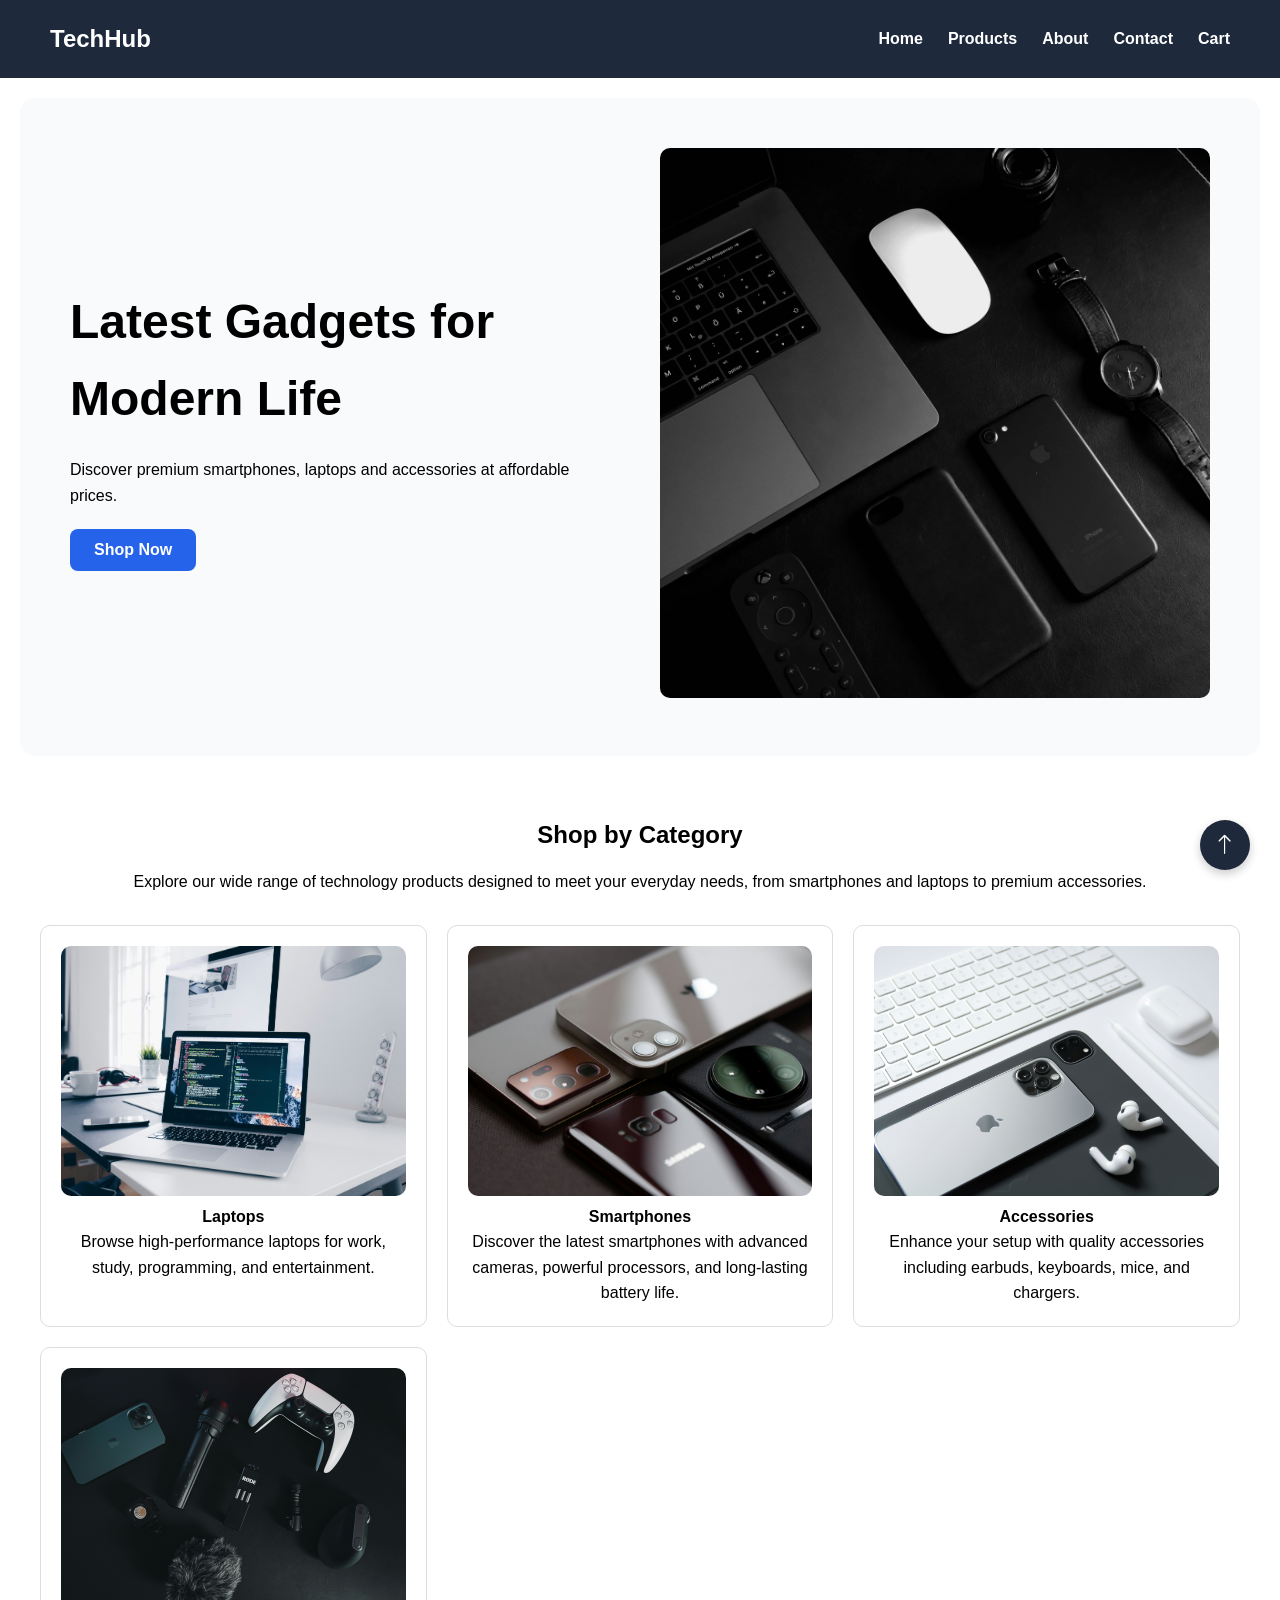
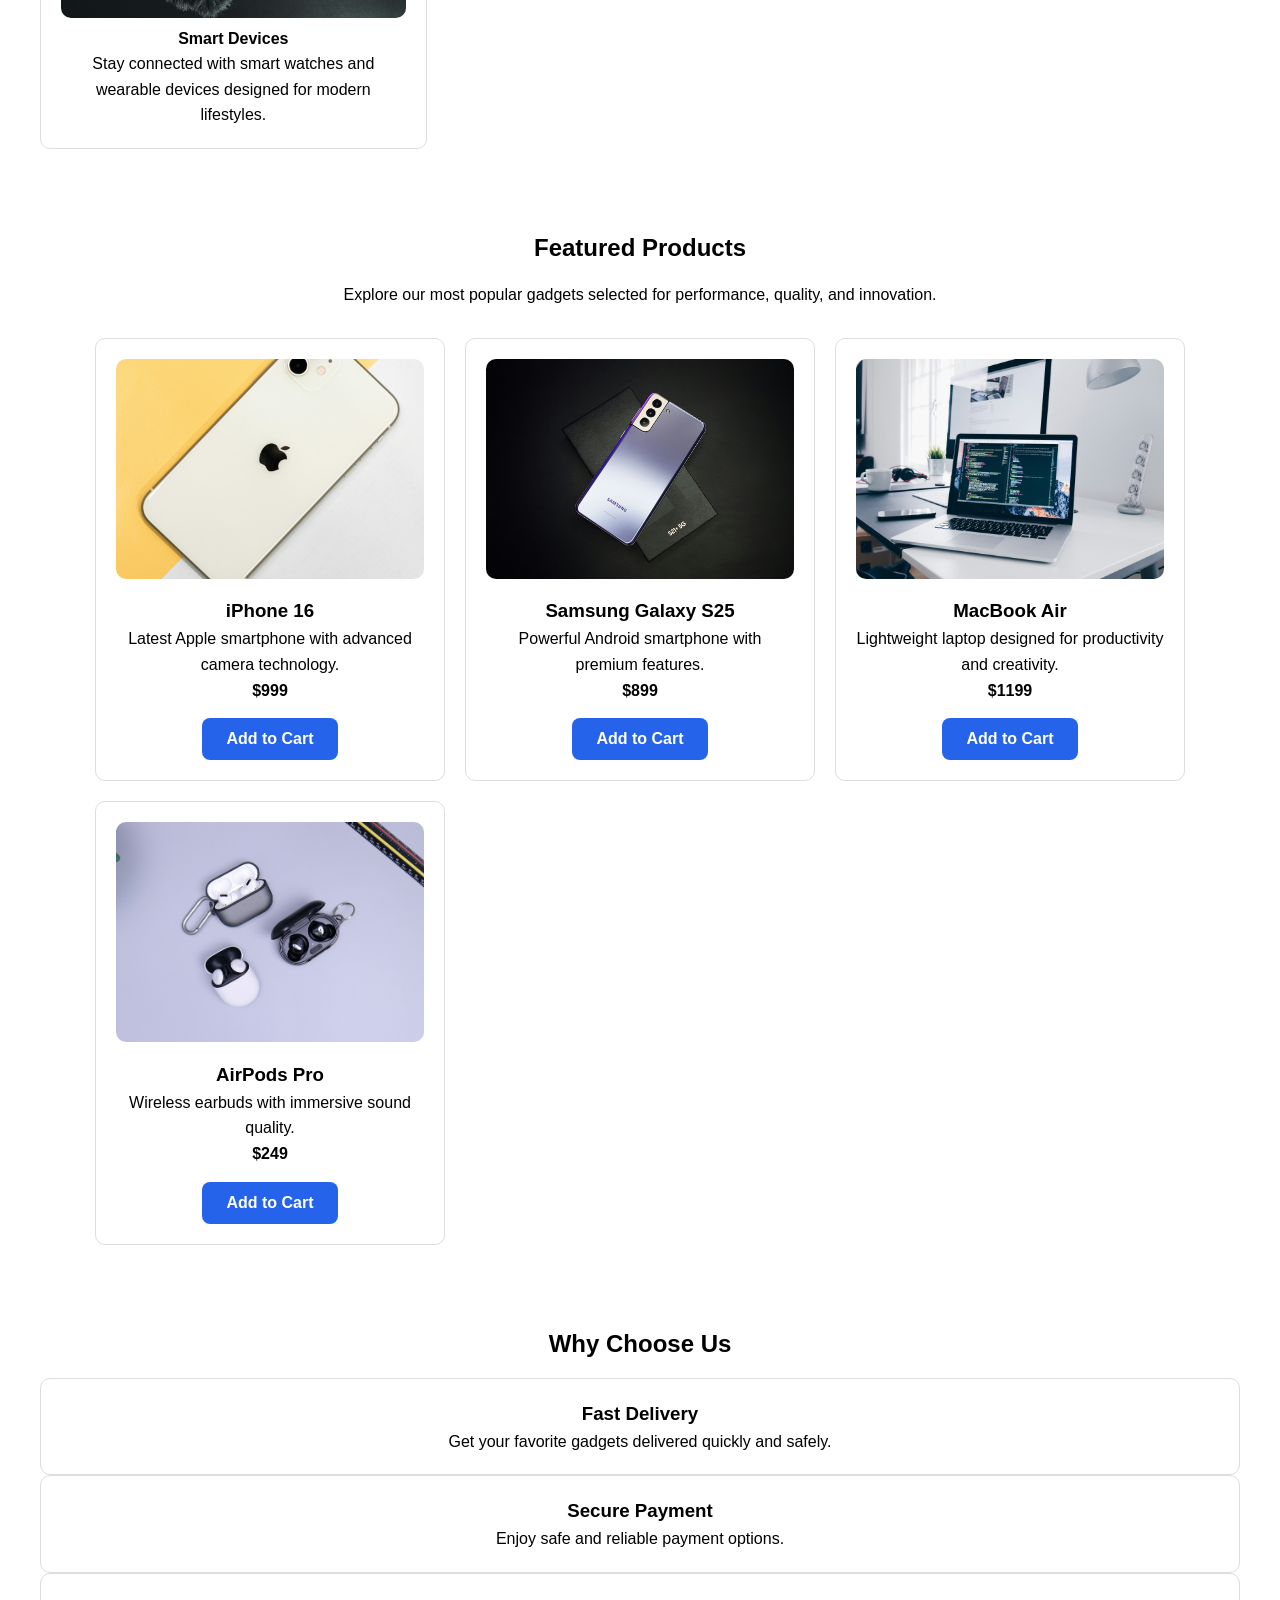
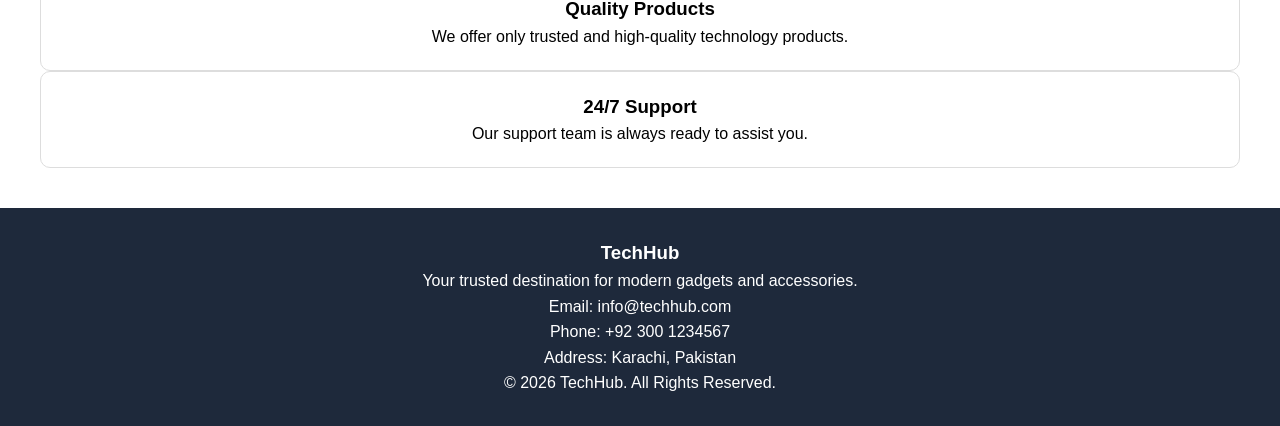
<file: index.html>
<!DOCTYPE html>
<html lang="en">

<head>
    <meta charset="UTF-8">
    <meta name="viewport" content="width=device-width, initial-scale=1.0">
    <title>TechHub</title>
    <link rel="stylesheet" href="style.css">
    <!-- Bootstrap Icons -->
    <link rel="stylesheet" href="https://cdn.jsdelivr.net/npm/bootstrap-icons@1.11.3/font/bootstrap-icons.min.css">
</head>

<body>
    <nav>
        <h2>TechHub</h2>

        <div class="menu-icon" onclick="toggleMenu()">
            ☰
        </div>

        <div class="nav-links" id="navLinks">
            <a href="index.html">Home</a>
            <a href="products.html">Products</a>
            <a href="about.html">About</a>
            <a href="contact.html">Contact</a>
            <a href="cart.html">Cart</a>
        </div>
    </nav>

    <section class="hero">
        <div class="hero-content">
            <h1>Latest Gadgets for Modern Life</h1>
            <p>Discover premium smartphones, laptops and accessories at affordable prices.</p>
            <button id="ShopBtn" onclick="goToProducts()">Shop Now</button>
        </div>

        <div class="hero-image">
            <img src="./images/hero image.jpg" alt="gadgets">
        </div>
    </section>

    <section>
        <h2>Shop by Category</h2>
        <p>Explore our wide range of technology products designed to meet your everyday needs, from smartphones and
            laptops to premium accessories.</p>
        <div class="category-container">
            <div class="category-card" onclick="goToProducts()">
                <img src="./images/laptop.jpg" alt="" width="400" height="300">
                <h4>Laptops</h4>
                <p>Browse high-performance laptops for work, study, programming, and entertainment.</p>
            </div>

            <div class="category-card" onclick="goToProducts()">
                <img src="./images/smartphones.jpg" alt="" width="400" height="300">
                <h4>Smartphones</h4>
                <p>Discover the latest smartphones with advanced cameras, powerful processors, and long-lasting battery
                    life.</p>
            </div>

            <div class="category-card" onclick="goToProducts()">
                <img src="./images/accessories.jpg" alt="" width="400" height="300">
                <h4>Accessories</h4>
                <p>Enhance your setup with quality accessories including earbuds, keyboards, mice, and chargers.</p>
            </div>

            <div class="category-card" onclick="goToProducts()">
                <img src="./images/smart devices.jpg" alt="" width="400" height="300">
                <h4>Smart Devices</h4>
                <p>Stay connected with smart watches and wearable devices designed for modern lifestyles.</p>
            </div>
        </div>

    </section>

    <section>
        <h2>Featured Products</h2>
        <p>Explore our most popular gadgets selected for performance, quality, and innovation.</p>

        <div class="products-container">
            <div class="product-card">
                <img src="./images/iphone.jpg" alt="iPhone" width="300">
                <h3>iPhone 16</h3>
                <p>Latest Apple smartphone with advanced camera technology.</p>
                <h4>$999</h4>
                <button>Add to Cart</button>
            </div>

            <div class="product-card">
                <img src="./images/samsung.jpg" alt="Samsung" width="300">
                <h3>Samsung Galaxy S25</h3>
                <p>Powerful Android smartphone with premium features.</p>
                <h4>$899</h4>
                <button>Add to Cart</button>
            </div>

            <div class="product-card">
                <img src="./images/laptop.jpg" alt="Laptop" width="300">
                <h3>MacBook Air</h3>
                <p>Lightweight laptop designed for productivity and creativity.</p>
                <h4>$1199</h4>
                <button>Add to Cart</button>
            </div>

            <div class="product-card">
                <img src="./images/ear buds.jpg" alt="AirPods" width="300">
                <h3>AirPods Pro</h3>
                <p>Wireless earbuds with immersive sound quality.</p>
                <h4>$249</h4>
                <button>Add to Cart</button>
            </div>
        </div>

    </section>

    <section>
        <h2>Why Choose Us</h2>

        <div class="feature-card">
            <h3>Fast Delivery</h3>
            <p>Get your favorite gadgets delivered quickly and safely.</p>
        </div>

        <div class="feature-card">
            <h3>Secure Payment</h3>
            <p>Enjoy safe and reliable payment options.</p>
        </div>

        <div class="feature-card">
            <h3>Quality Products</h3>
            <p>We offer only trusted and high-quality technology products.</p>
        </div>

        <div class="feature-card">
            <h3>24/7 Support</h3>
            <p>Our support team is always ready to assist you.</p>
        </div>
    </section>
    <footer>
        <h3>TechHub</h3>
        <p>Your trusted destination for modern gadgets and accessories.</p>

        <p>Email: info@techhub.com</p>
        <p>Phone: +92 300 1234567</p>
        <p>Address: Karachi, Pakistan</p>

        <p>&copy; 2026 TechHub. All Rights Reserved.</p>
    </footer>

     <div>
        <a href="#top" class="back-to-top">
            <i class="bi bi-arrow-up"></i>
        </a>
    </div>
    
    <script src="./app.js"></script>
</body>

</html>
</file>
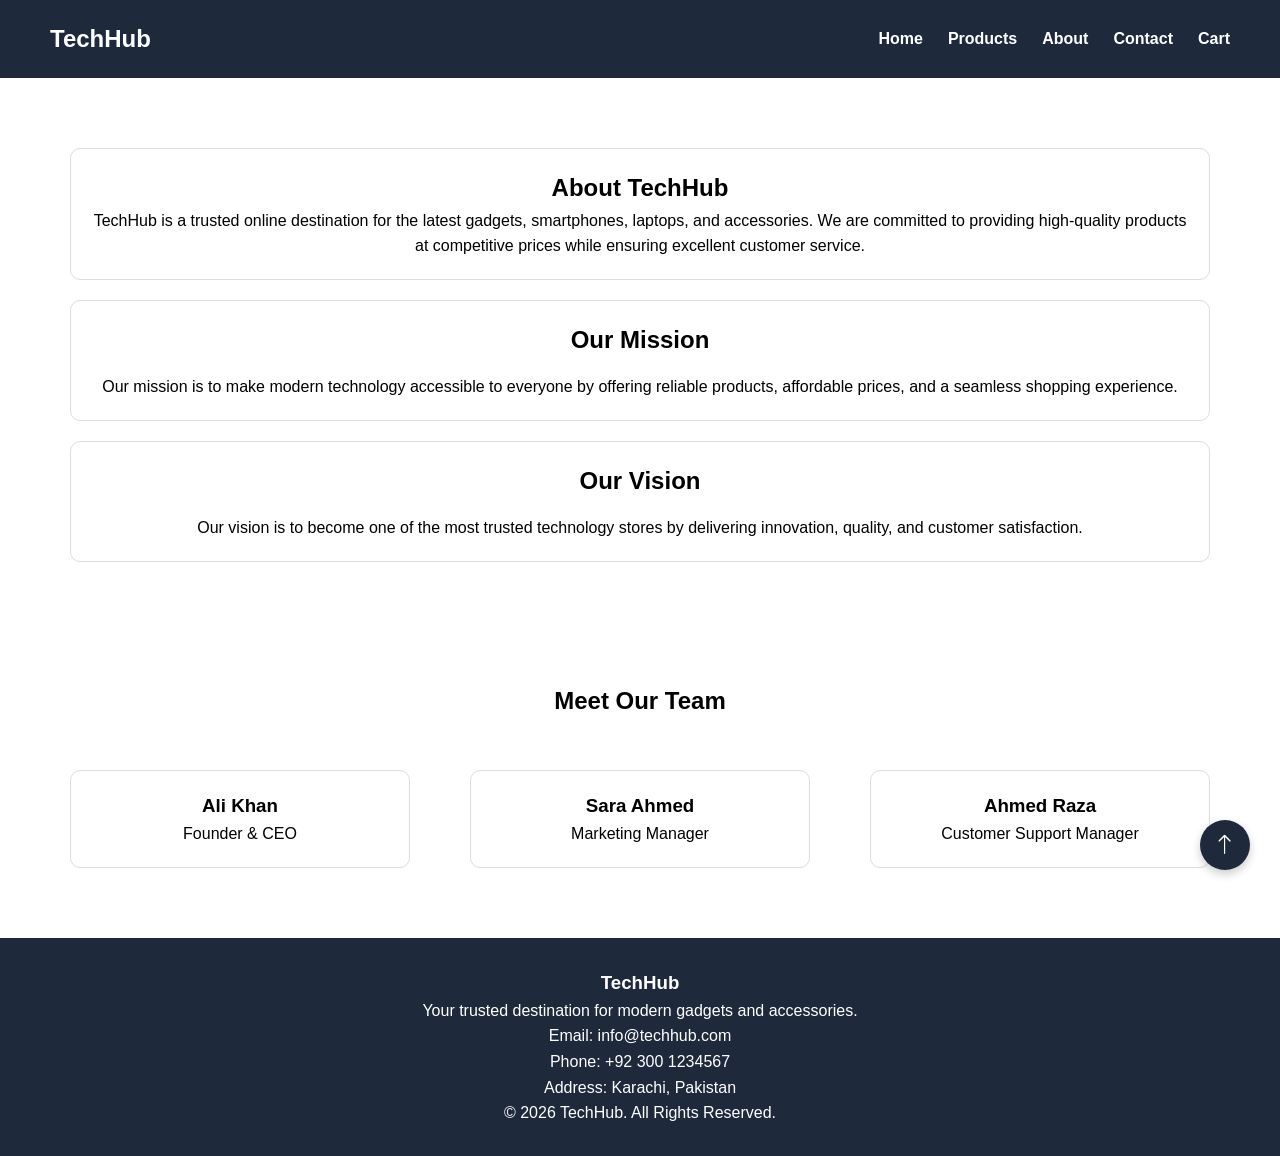
<file: about.html>
<!DOCTYPE html>
<html lang="en">

<head>
    <meta charset="UTF-8">
    <meta name="viewport" content="width=device-width, initial-scale=1.0">
    <title>About - TechHub</title>
    <link rel="stylesheet" href="style.css">
     <!-- Bootstrap Icons -->
    <link rel="stylesheet" href="https://cdn.jsdelivr.net/npm/bootstrap-icons@1.11.3/font/bootstrap-icons.min.css">
</head>

<body>
    <nav>
        <h2>TechHub</h2>

        <div class="menu-icon" onclick="toggleMenu()">
            ☰
        </div>

        <div class="nav-links" id="navLinks">
            <a href="index.html">Home</a>
            <a href="products.html">Products</a>
            <a href="about.html">About</a>
            <a href="contact.html">Contact</a>
            <a href="cart.html">Cart</a>
        </div>
    </nav>
    <section class="about-section">
        <div class="about-card">
            <h1>About TechHub</h1>
            <p>
                TechHub is a trusted online destination for the latest gadgets, smartphones,
                laptops, and accessories. We are committed to providing high-quality products
                at competitive prices while ensuring excellent customer service.
            </p>
        </div>
        <div class="about-card">
            <h2>Our Mission</h2>
            <p>
                Our mission is to make modern technology accessible to everyone by offering
                reliable products, affordable prices, and a seamless shopping experience.
            </p>
        </div>
        <div class="about-card">
            <h2>Our Vision</h2>
            <p>
                Our vision is to become one of the most trusted technology stores by delivering
                innovation, quality, and customer satisfaction.
            </p>
        </div>
    </section>

    <section class="team-section">
        <h2>Meet Our Team</h2>

        <div class="team-container">
            <div class="team-card">
                <h3>Ali Khan</h3>
                <p>Founder & CEO</p>
            </div>

            <div class="team-card">
                <h3>Sara Ahmed</h3>
                <p>Marketing Manager</p>
            </div>

            <div class="team-card">
                <h3>Ahmed Raza</h3>
                <p>Customer Support Manager</p>
            </div>
        </div>
    </section>

    <footer>
        <h3>TechHub</h3>
        <p>Your trusted destination for modern gadgets and accessories.</p>

        <p>Email: info@techhub.com</p>
        <p>Phone: +92 300 1234567</p>
        <p>Address: Karachi, Pakistan</p>

        <p>&copy; 2026 TechHub. All Rights Reserved.</p>
    </footer>

    <div>
        <a href="#top" class="back-to-top">
            <i class="bi bi-arrow-up"></i>
        </a>
    </div>

    <script src="./app.js"></script>
</body>

</html>
</file>
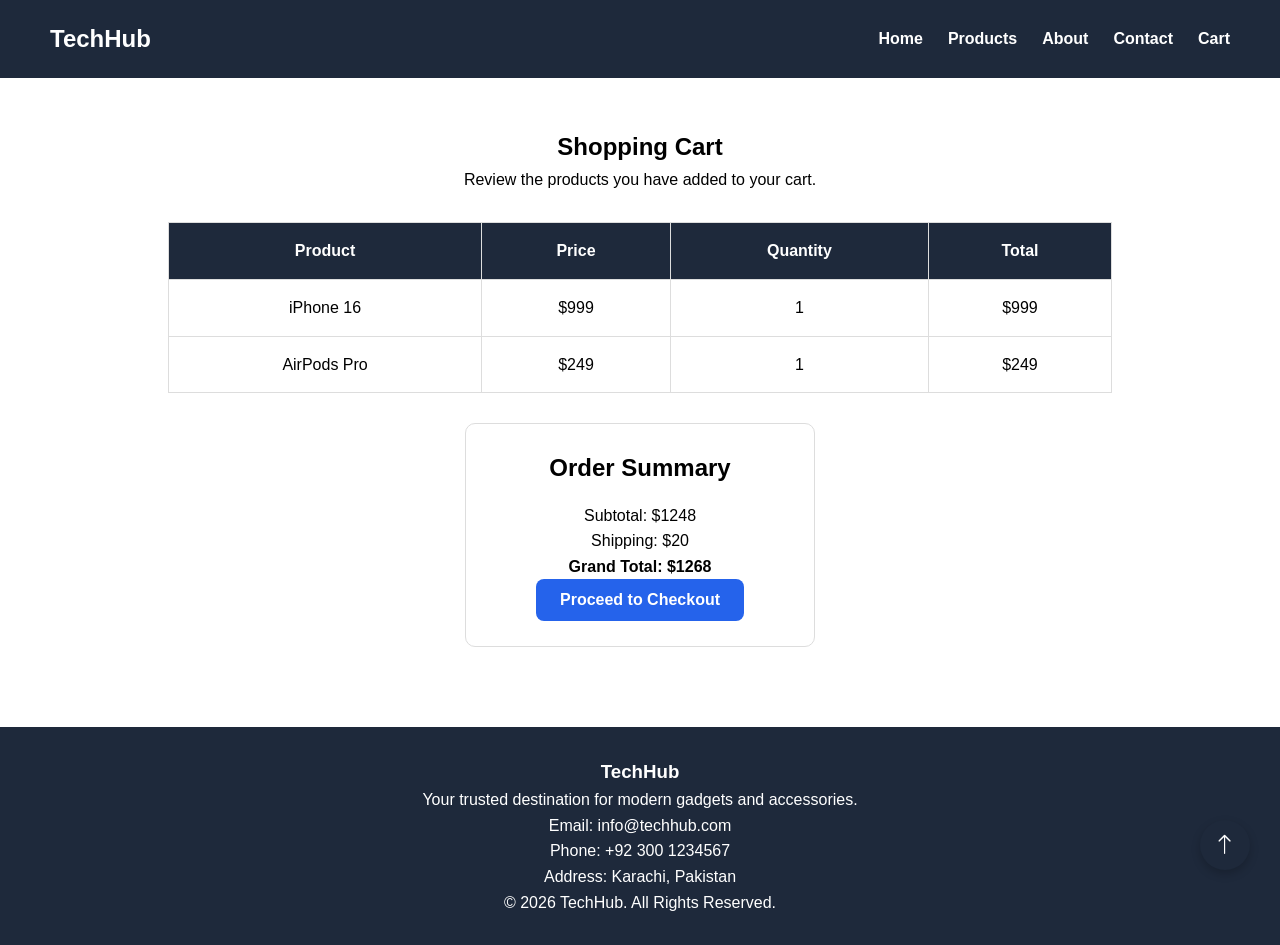
<file: cart.html>
<!DOCTYPE html>
<html lang="en">

<head>
    <meta charset="UTF-8">
    <meta name="viewport" content="width=device-width, initial-scale=1.0">
    <title>Cart - TechHub</title>
    <link rel="stylesheet" href="style.css">
     <!-- Bootstrap Icons -->
    <link rel="stylesheet" href="https://cdn.jsdelivr.net/npm/bootstrap-icons@1.11.3/font/bootstrap-icons.min.css">
</head>

<body>

    <nav>
        <h2>TechHub</h2>

        <div class="menu-icon" onclick="toggleMenu()">
            ☰
        </div>

        <div class="nav-links" id="navLinks">
            <a href="index.html">Home</a>
            <a href="products.html">Products</a>
            <a href="about.html">About</a>
            <a href="contact.html">Contact</a>
            <a href="cart.html">Cart</a>
        </div>
    </nav>

    <section class="cart-page">
        <h1>Shopping Cart</h1>
        <p>Review the products you have added to your cart.</p>

        <table>
            <tr>
                <th>Product</th>
                <th>Price</th>
                <th>Quantity</th>
                <th>Total</th>
            </tr>

            <tr>
                <td>iPhone 16</td>
                <td>$999</td>
                <td>1</td>
                <td>$999</td>
            </tr>

            <tr>
                <td>AirPods Pro</td>
                <td>$249</td>
                <td>1</td>
                <td>$249</td>
            </tr>
        </table>

        <div class="summary-card">
            <h2>Order Summary</h2>

            <p>Subtotal: $1248</p>
            <p>Shipping: $20</p>
            <p><strong>Grand Total: $1268</strong></p>

            <button onclick="discount()">Proceed to Checkout</button>
            <p id="result"></p>
        </div>
    </section>

    <footer>
        <h3>TechHub</h3>
        <p>Your trusted destination for modern gadgets and accessories.</p>

        <p>Email: info@techhub.com</p>
        <p>Phone: +92 300 1234567</p>
        <p>Address: Karachi, Pakistan</p>

        <p>&copy; 2026 TechHub. All Rights Reserved.</p>
    </footer>

    <div>
        <a href="#top" class="back-to-top">
            <i class="bi bi-arrow-up"></i>
        </a>
    </div>

    <script src="./app.js"></script>

</body>

</html>
</file>
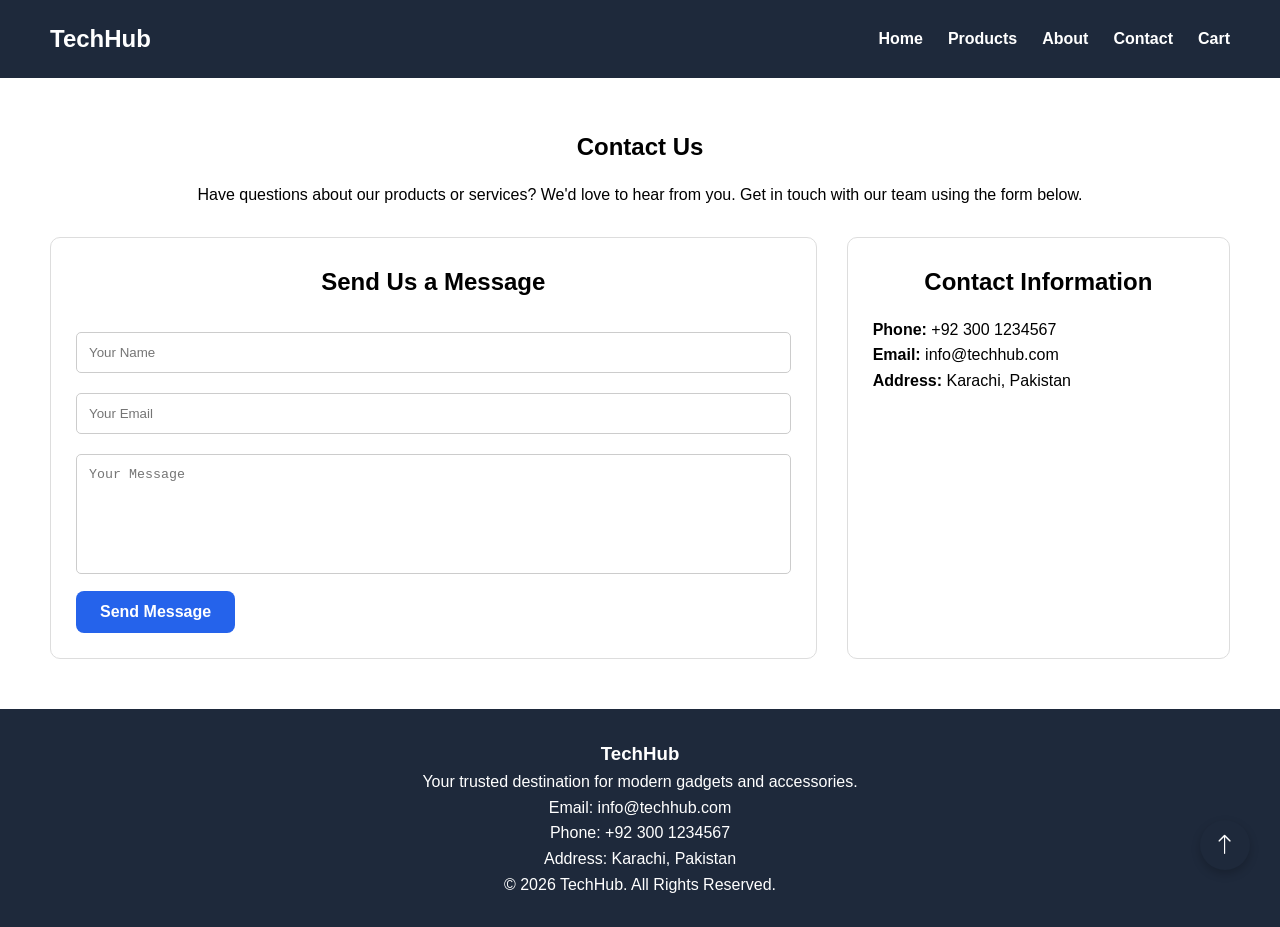
<file: contact.html>
<!DOCTYPE html>
<html lang="en">

<head>
    <meta charset="UTF-8">
    <meta name="viewport" content="width=device-width, initial-scale=1.0">
    <title>Contact - TechHub</title>
    <link rel="stylesheet" href="style.css">
     <!-- Bootstrap Icons -->
    <link rel="stylesheet" href="https://cdn.jsdelivr.net/npm/bootstrap-icons@1.11.3/font/bootstrap-icons.min.css">
</head>

<body>
    <nav>
        <h2>TechHub</h2>

        <div class="menu-icon" onclick="toggleMenu()">
            ☰
        </div>

        <div class="nav-links" id="navLinks">
            <a href="index.html">Home</a>
            <a href="products.html">Products</a>
            <a href="about.html">About</a>
            <a href="contact.html">Contact</a>
            <a href="cart.html">Cart</a>
        </div>
    </nav>

    <section class="contact-section">

        <h1>Contact Us</h1>

        <p>
            Have questions about our products or services? We'd love to hear from you.
            Get in touch with our team using the form below.
        </p>

        <div class="contact-container">

            <div class="contact-form">
                <h2>Send Us a Message</h2>

                <form>
                    <input type="text" placeholder="Your Name">
                    <input type="email" placeholder="Your Email">
                    <textarea placeholder="Your Message"></textarea>
                    <button>Send Message</button>
                </form>
            </div>

            <div class="contact-info">
                <h2>Contact Information</h2>

                <p><strong>Phone:</strong> +92 300 1234567</p>
                <p><strong>Email:</strong> info@techhub.com</p>
                <p><strong>Address:</strong> Karachi, Pakistan</p>
            </div>

        </div>

    </section>
    
    <footer>
        <h3>TechHub</h3>
        <p>Your trusted destination for modern gadgets and accessories.</p>

        <p>Email: info@techhub.com</p>
        <p>Phone: +92 300 1234567</p>
        <p>Address: Karachi, Pakistan</p>

        <p>&copy; 2026 TechHub. All Rights Reserved.</p>
    </footer>

    <div>
        <a href="#top" class="back-to-top">
            <i class="bi bi-arrow-up"></i>
        </a>
    </div>

    <script src="./app.js"></script>

</body>

</html>
</file>
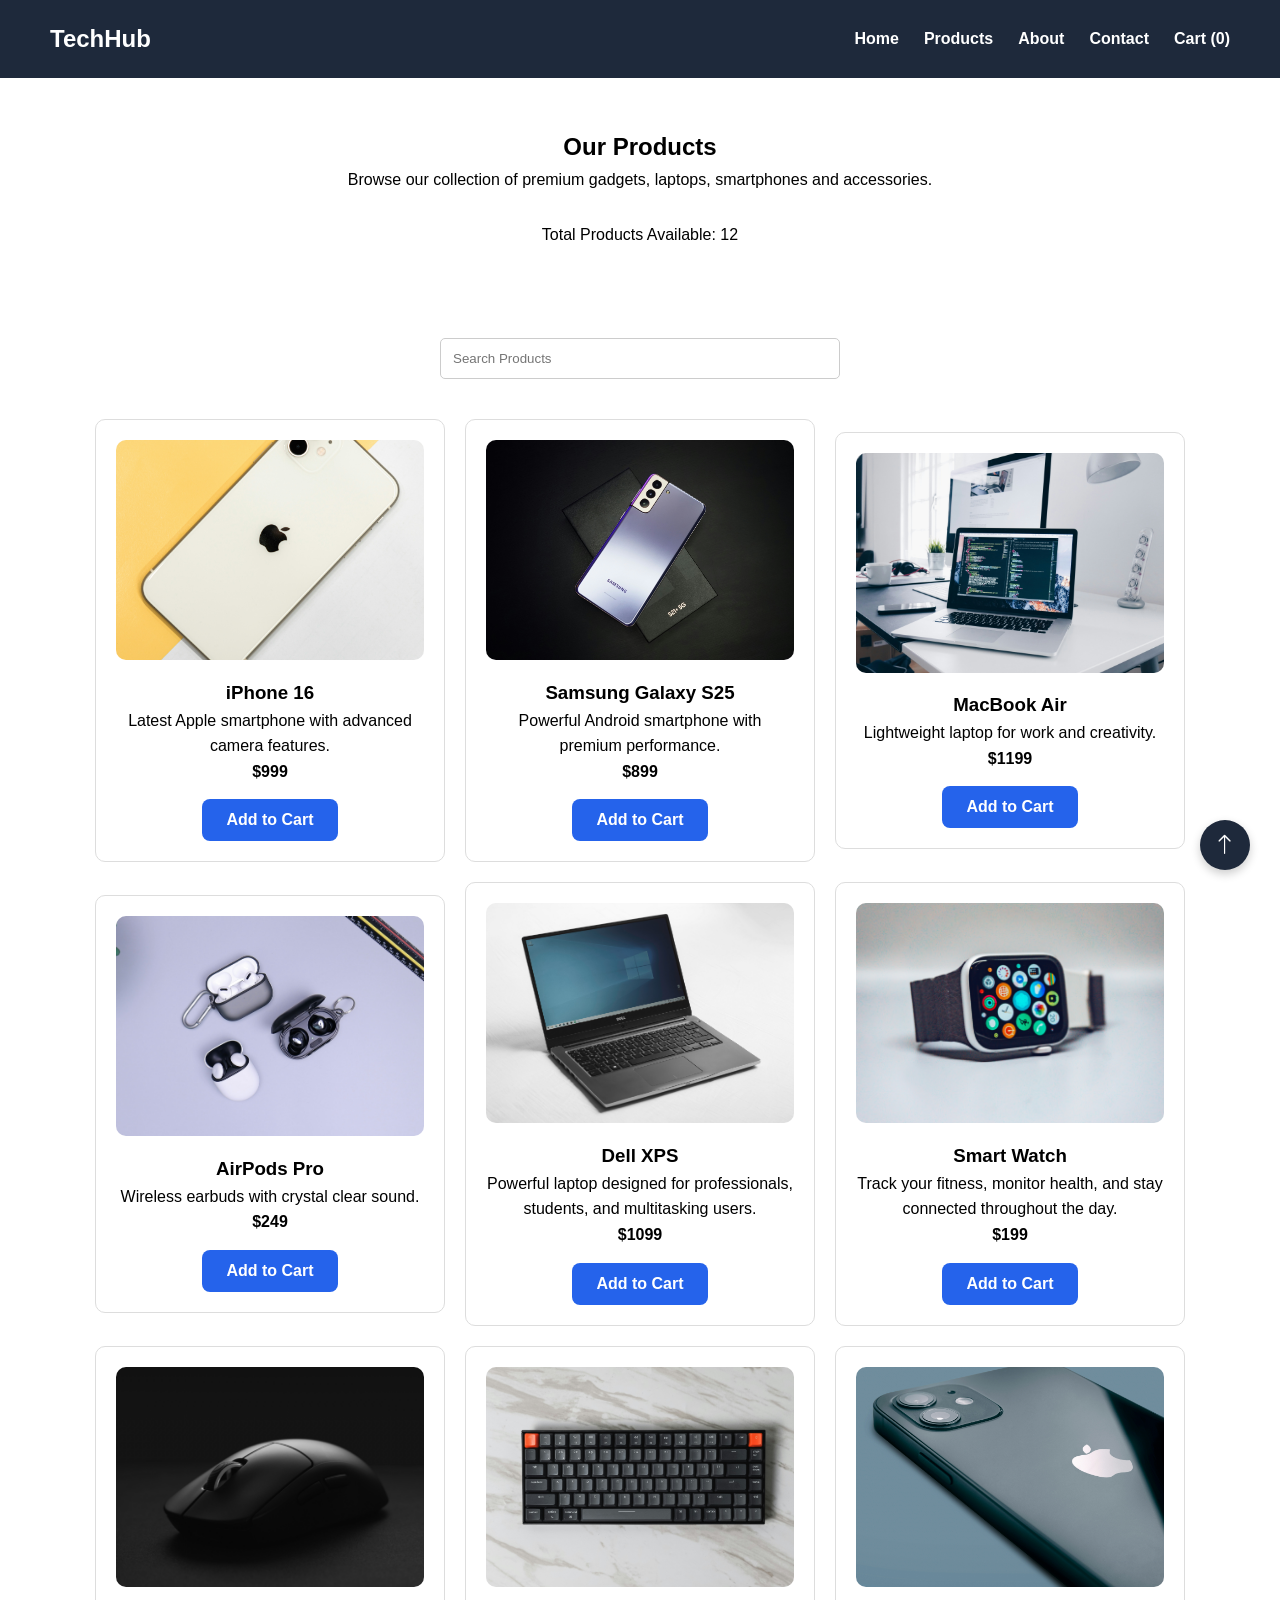
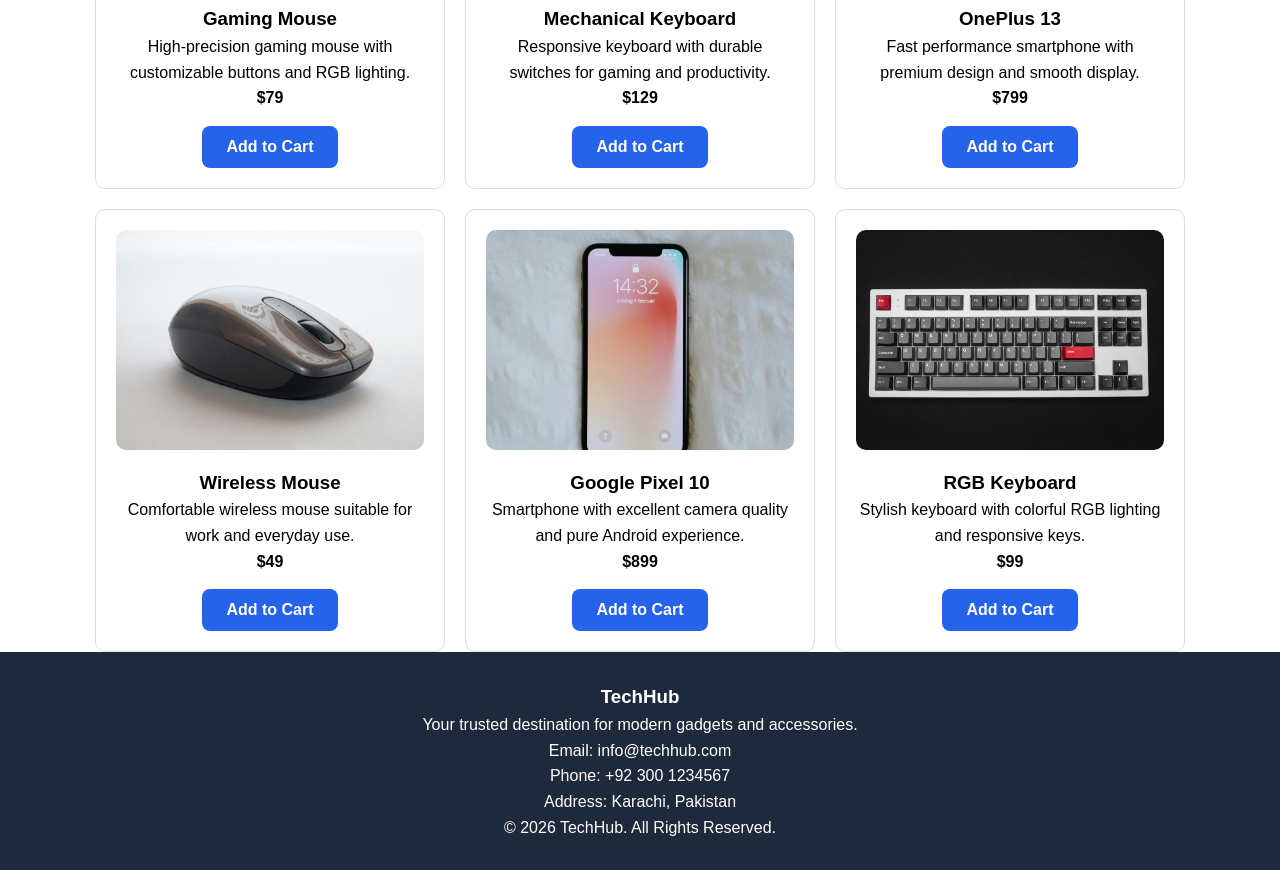
<file: products.html>
<!DOCTYPE html>
<html lang="en">

<head>
    <meta charset="UTF-8">
    <meta name="viewport" content="width=device-width, initial-scale=1.0">
    <title>Products - TechHub</title>
    <link rel="stylesheet" href="style.css">
     <!-- Bootstrap Icons -->
    <link rel="stylesheet" href="https://cdn.jsdelivr.net/npm/bootstrap-icons@1.11.3/font/bootstrap-icons.min.css">
</head>

<body>
    <nav>
        <h2>TechHub</h2>

        <div class="menu-icon" onclick="toggleMenu()">
            ☰
        </div>

        <div class="nav-links" id="navLinks">
            <a href="index.html">Home</a>
            <a href="products.html">Products</a>
            <a href="about.html">About</a>
            <a href="contact.html">Contact</a>
            <a href="cart.html">
                Cart (<span id="cartCount">0</span>)
            </a>
        </div>
    </nav>

    <section class="product-page">
        <h1>Our Products</h1>
        <p>
            Browse our collection of premium gadgets, laptops, smartphones and accessories.
        </p>
        <p id="totalProducts"></p>
    </section>

    <div class="filter-section">

        <input type="text" id="searchBox" placeholder="Search Products" onkeyup="searchProduct()">

    </div>

    <div class="products-container">
        <div class="product-card" id="iphone">
            <img src="./images/iphone.jpg" alt="">
            <h3>iPhone 16</h3>
            <p>Latest Apple smartphone with advanced camera features.</p>
            <h4>$999</h4>
            <button onclick="addToCart()">Add to Cart</button>
        </div>
        <div class="product-card" id="samsung">
            <img src="./images/samsung.jpg" alt="">
            <h3>Samsung Galaxy S25</h3>
            <p>Powerful Android smartphone with premium performance.</p>
            <h4>$899</h4>
            <button onclick="addToCart()">Add to Cart</button>
        </div>
        <div class="product-card" id="macbook">
            <img src="./images/laptop.jpg" alt="">
            <h3>MacBook Air</h3>
            <p>Lightweight laptop for work and creativity.</p>
            <h4>$1199</h4>
            <button onclick="addToCart()">Add to Cart</button>
        </div>
        <div class="product-card" id="airpods">
            <img src="./images/ear buds.jpg" alt="">
            <h3>AirPods Pro</h3>
            <p>Wireless earbuds with crystal clear sound.</p>
            <h4>$249</h4>
            <button onclick="addToCart()">Add to Cart</button>
        </div>
        <div class="product-card" id="dell">
            <img src="./images/dell xps.jpg" alt="Dell XPS">
            <h3>Dell XPS</h3>
            <p>Powerful laptop designed for professionals, students, and multitasking users.</p>
            <h4>$1099</h4>
            <button onclick="addToCart()">Add to Cart</button>
        </div>
        <div class="product-card" id="watch">
            <img src="./images/smart watch.jpg" alt="Smart Watch">
            <h3>Smart Watch</h3>
            <p>Track your fitness, monitor health, and stay connected throughout the day.</p>
            <h4>$199</h4>
            <button onclick="addToCart()">Add to Cart</button>
        </div>
        <div class="product-card" id="mouse">
            <img src="./images/gaming mouse.jpg" alt="Gaming Mouse">
            <h3>Gaming Mouse</h3>
            <p>High-precision gaming mouse with customizable buttons and RGB lighting.</p>
            <h4>$79</h4>
            <button onclick="addToCart()">Add to Cart</button>
        </div>
        <div class="product-card" id="keyboard">
            <img src="./images/keyboard.jpg" alt="Mechanical Keyboard">
            <h3>Mechanical Keyboard</h3>
            <p>Responsive keyboard with durable switches for gaming and productivity.</p>
            <h4>$129</h4>
            <button onclick="addToCart()">Add to Cart</button>
        </div>

        <div class="product-card" id="oneplus">
            <img src="./images/mobile 1.jpg" alt="">
            <h3>OnePlus 13</h3>
            <p>Fast performance smartphone with premium design and smooth display.</p>
            <h4>$799</h4>
            <button onclick="addToCart()">Add to Cart</button>
        </div>
        <div class="product-card" id="wirelessmouse">
            <img src="./images/mouse.jpg" alt="">
            <h3>Wireless Mouse</h3>
            <p>Comfortable wireless mouse suitable for work and everyday use.</p>
            <h4>$49</h4>
            <button onclick="addToCart()">Add to Cart</button>
        </div>
        <div class="product-card" id="pixel">
            <img src="./images/mobile 2.jpg" alt="">
            <h3>Google Pixel 10</h3>
            <p>Smartphone with excellent camera quality and pure Android experience.</p>
            <h4>$899</h4>
            <button onclick="addToCart()">Add to Cart</button>
        </div>
        <div class="product-card" id="rgbkeyboard">
            <img src="./images/keyboard 2.jpg" alt="">
            <h3>RGB Keyboard</h3>
            <p>Stylish keyboard with colorful RGB lighting and responsive keys.</p>
            <h4>$99</h4>
            <button onclick="addToCart()">Add to Cart</button>
        </div>

    </div>
    <footer>
        <h3>TechHub</h3>
        <p>Your trusted destination for modern gadgets and accessories.</p>

        <p>Email: info@techhub.com</p>
        <p>Phone: +92 300 1234567</p>
        <p>Address: Karachi, Pakistan</p>

        <p>&copy; 2026 TechHub. All Rights Reserved.</p>
    </footer>

    <div>
        <a href="#top" class="back-to-top">
            <i class="bi bi-arrow-up"></i>
        </a>
    </div>

    <script src="./app.js"></script>
</body>

</html>
</file>
<file: style.css>
* {
    margin: 0;
    padding: 0;
    box-sizing: border-box;
}

body {
    font-family: Arial, sans-serif;
    line-height: 1.6;
}

nav {
    background-color: #1e293b;
    padding: 20px 50px;
    display: flex;
    justify-content: space-between;
    align-items: center;
    position: sticky;
    top: 0;
    z-index: 1000;
}

.nav-links {
    display: flex;
    gap: 25px;
}

nav a {
    color: white;
    text-decoration: none;
    font-weight: bold;
}

nav a:hover {
    color: #60a5fa;
}

nav h2 {
    color: white;
}

.menu-icon {
    display: none;
    color: white;
    font-size: 30px;
    cursor: pointer;
}

footer {
    background-color: #1e293b;
    color: white;
    padding: 30px;
    text-align: center;
}

/* index css */
section {
    padding: 40px;
}

section h2 {
    text-align: center;
    margin-bottom: 15px;
}

section>p {
    text-align: center;
    margin-bottom: 30px;
}

button {
    background-color: #2563eb;
    color: white;
    border: none;
    padding: 12px 24px;
    border-radius: 8px;
    cursor: pointer;
    font-size: 16px;
    font-weight: bold;
    transition: 0.3s;
}

button:hover {
    background-color: #1d4ed8;
    transform: translateY(-2px);
}

button:active {
    transform: scale(0.97);
}

.hero {
    display: flex;
    justify-content: space-between;
    align-items: center;
    padding: 50px;
    background-color: #f8fafc;
    border-radius: 15px;
    margin: 20px;
}

.hero-image img {
    width: 550px;
    max-width: 100%;
    border-radius: 10px;
}

.hero-content {
    max-width: 500px;
}

.hero-content h1 {
    font-size: 48px;
    margin-bottom: 20px;
}

.hero-content p {
    margin-bottom: 20px;
}

img {
    max-width: 100%;
}

.category-card,
.product-card,
.feature-card {
    border: 1px solid #ddd;
    padding: 20px;
    border-radius: 10px;
    text-align: center;
    transition:0.3s;
}
.product-card:hover{
    transform:translateY(-8px);
    box-shadow:0 10px 25px rgba(0,0,0,0.15);
}
.product-card img {
    width: 250px;
    height: 200px;
    object-fit: cover;
    border-radius: 10px;
}

.product-card h3 {
    margin-top: 10px;
}

.product-card button {
    margin-top: 15px;
}


.category-card img {
    width: 100%;
    height: 250px;
    object-fit: cover;
    border-radius: 10px;
}

.category-container {
    display: grid;
    grid-template-columns: repeat(auto-fit, minmax(300px, 1fr));
    gap: 20px;
    margin-top: 20px;
}

.products-container {
    display: grid;
    grid-template-columns: repeat(auto-fit, minmax(300px, 1fr));
    gap: 20px;
    margin-top: 20px;
}

/* contact css */
.contact-section {
    padding: 50px;
}

.contact-section h1 {
    text-align: center;
    margin-bottom: 15px;
}

.contact-section>p {
    text-align: center;
    margin-bottom: 30px;
}

.contact-container {
    display: grid;
    grid-template-columns: 2fr 1fr;
    gap: 30px;
}

.contact-form,
.contact-info {
    border: 1px solid #ddd;
    padding: 25px;
    border-radius: 10px;
}

form {
    max-width: 100%;
    margin-top: 20px;
}

input,
textarea {
    width: 100%;
    padding: 12px;
    margin: 10px 0;
    border: 1px solid #ccc;
    border-radius: 5px;
}

textarea {
    height: 120px;
    resize: none;
}

/* Products css */
.product-card {
    max-width: 350px;
    width: 100%;
    margin: auto;
}

.products-container {
    display: grid;
    grid-template-columns: repeat(auto-fit, minmax(300px, 350px));
    gap: 20px;
    justify-content: center;
}

.product-page {
    text-align: center;
    padding: 50px;
}

.product-page input {
    width: 300px;
    padding: 10px;
    margin: 20px 0;
}

.filter-section {
    text-align: center;
    margin-bottom: 30px;
}

.filter-section input {
    width: 400px;
    max-width: 100%;
    padding: 12px;
    border: 1px solid #ccc;
    border-radius: 5px;
}

.product-card img {
    width: 100%;
    height: 220px;
    object-fit: cover;
    border-radius: 10px;
}

/* about css */
.about-section {
    padding: 50px;
    text-align: center;
}

.about-card,
.team-card {
    border: 1px solid #ddd;
    padding: 20px;
    margin: 20px;
    border-radius: 10px;
}

.team-container {
    display: grid;
    grid-template-columns: repeat(3, 1fr);
    gap: 20px;
}

.team-section {
    text-align: center;
    padding: 50px;
}

.team-section h2 {
    margin-bottom: 30px;
}

/* Cart Page */

.cart-page {
    padding: 50px;
    text-align: center;
}

table {
    width: 80%;
    margin: 30px auto;
    border-collapse: collapse;
}

table th,
table td {
    border: 1px solid #ddd;
    padding: 15px;
}

table th {
    background-color: #1e293b;
    color: white;
}

.summary-card {
    width: 350px;
    margin: 30px auto;
    border: 1px solid #ddd;
    padding: 25px;
    border-radius: 10px;
}

/* button for top */
.back-to-top {
  position: fixed;
  bottom: 30px;
  right: 30px;
  background-color: #1e293b;
  color: #fff;
  width: 50px;
  height: 50px;
  border-radius: 50%;
  display: flex;
  align-items: center;
  justify-content: center;
  text-decoration: none;
  font-size: 22px;
  box-shadow: 0 4px 10px rgba(0, 0, 0, 0.2);
  transition: all 0.3s ease;
}

.back-to-top:hover {
  background-color: #2c3e50;
  transform: translateY(-5px);
}

/* Mobile Responsive */
@media(max-width: 639px) {

    nav {
        position: relative;
        padding: 20px;
    }

    .menu-icon {
        display: block;
    }

    .nav-links {
        display: none;
        flex-direction: column;
        position: absolute;
        top: 70px;
        left: 0;
        width: 100%;
        background: #1e293b;
        padding: 20px;
        text-align: center;
    }

    .nav-links.show {
        display: flex;
    }

    .hero {
        flex-direction: column;
        text-align: center;
    }

    .hero-content h1 {
        font-size: 32px;
    }

    .hero-image img {
        width: 100%;
        margin-top: 20px;
    }

    .category-container,
    .products-container,
    .team-container {
        grid-template-columns: 1fr;
    }

    .contact-container {
        grid-template-columns: 1fr;
    }

    .filter-section input {
        width: 100%;
        max-width: 350px;
    }

    .filter-section button {
        width: 100%;
        margin: 5px 0;
    }

    table {
        display: block;
        overflow-x: auto;
        white-space: nowrap;
    }

    .summary-card {
        width: 100%;
    }

    .contact-form,
    .contact-info {
        width: 100%;
    }
}
</file>
